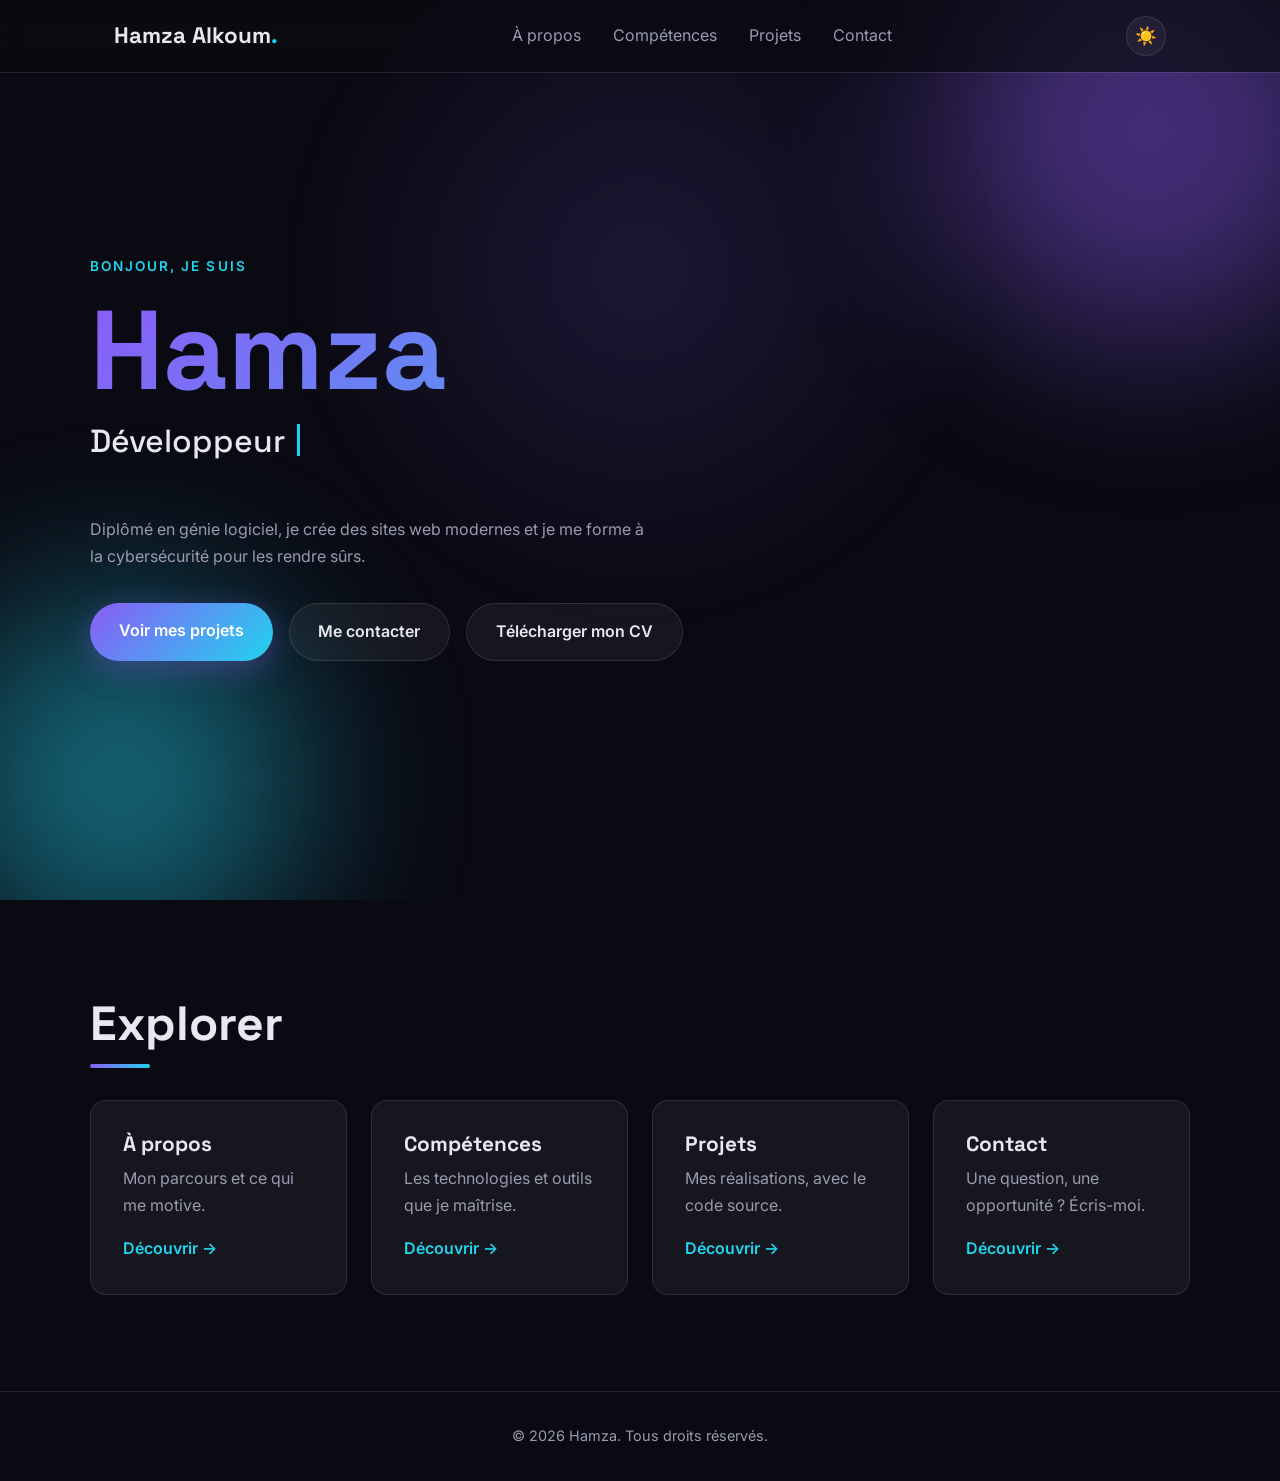
<file: index.html>
<!DOCTYPE html>
<html lang="fr">
<head>
  <meta charset="UTF-8">
  <meta name="viewport" content="width=device-width, initial-scale=1.0">
  <meta name="description" content="DESCRIPTION DE LA PAGE">
  <title>TITRE DE LA PAGE | Hamza</title>
  <link rel="preconnect" href="https://fonts.googleapis.com">
  <link rel="preconnect" href="https://fonts.gstatic.com" crossorigin>
  <link href="https://fonts.googleapis.com/css2?family=Inter:wght@400;500;600&family=Space+Grotesk:wght@500;700&display=swap" rel="stylesheet">
  <link rel="icon" type="image/svg+xml" href="assets/images/favicon.svg">
  <link rel="stylesheet" href="css/style.css">
</head>
<body>
  <div id="progress"></div>

  <header>
    <nav>
      <a href="index.html" class="logo">Hamza Alkoum<span>.</span></a>
      <ul id="menu">
        <li><a href="apropos.html">À propos</a></li>
        <li><a href="competences.html">Compétences</a></li>
        <li><a href="projets.html">Projets</a></li>
        <li><a href="contact.html">Contact</a></li>
      </ul>
      <div class="nav-actions">
        <button id="theme-toggle" aria-label="Changer de thème"></button>
        <button id="burger" aria-label="Ouvrir le menu" aria-expanded="false">
          <span></span><span></span><span></span>
        </button>
      </div>
    </nav>
  </header>

  <main>
    <section id="accueil">
      <p class="eyebrow">Bonjour, je suis</p>
      <h1>Hamza</h1>
      <h2><span id="typing"></span><span class="caret"></span></h2>
      <p>Diplômé en génie logiciel, je crée des sites web modernes et je me forme à la cybersécurité pour les rendre sûrs.</p>
      <div class="hero-buttons">
        <a href="projets.html" class="btn btn-primary">Voir mes projets</a>
        <a href="contact.html" class="btn btn-ghost">Me contacter</a>
        <a href="assets/cv/CV-Hamza.pdf" class="btn btn-ghost" download>Télécharger mon CV</a>
      </div>
    </section>
  
    <section id="explorer">
      <h2>Explorer</h2>
      <div class="explore">
        <a href="apropos.html" class="card-link">
          <h3>À propos</h3>
          <p>Mon parcours et ce qui me motive.</p>
          <span>Découvrir →</span>
        </a>
        <a href="competences.html" class="card-link">
          <h3>Compétences</h3>
          <p>Les technologies et outils que je maîtrise.</p>
          <span>Découvrir →</span>
        </a>
        <a href="projets.html" class="card-link">
          <h3>Projets</h3>
          <p>Mes réalisations, avec le code source.</p>
          <span>Découvrir →</span>
        </a>
        <a href="contact.html" class="card-link">
          <h3>Contact</h3>
          <p>Une question, une opportunité ? Écris-moi.</p>
          <span>Découvrir →</span>
        </a>
      </div>
    </section>
  </main>

  <footer>
    <p>&copy; 2026 Hamza. Tous droits réservés.</p>
  </footer>

  <script src="js/main.js"></script>
</body>
</html>
</file>
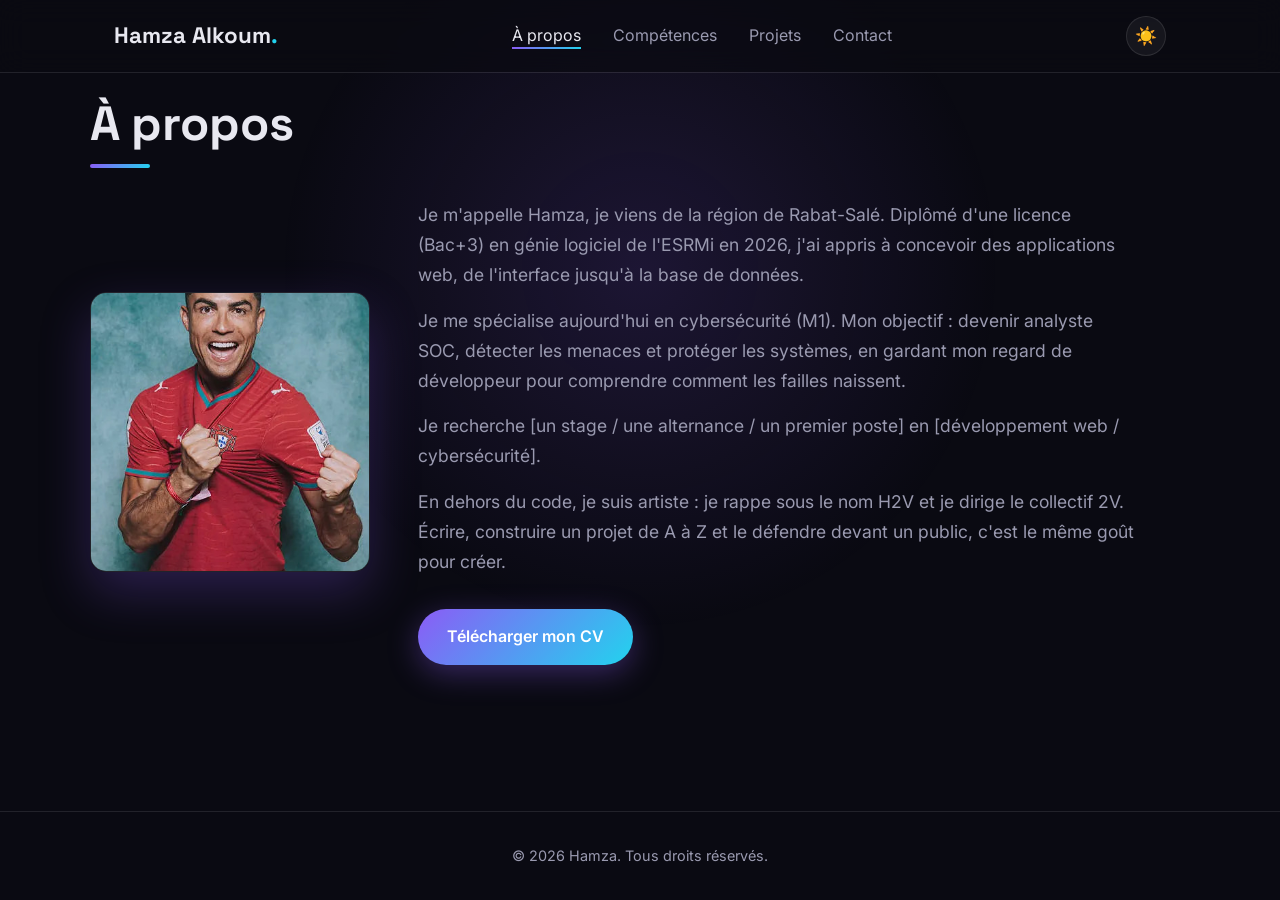
<file: apropos.html>
<!DOCTYPE html>
<html lang="fr">
<head>
  <meta charset="UTF-8">
  <meta name="viewport" content="width=device-width, initial-scale=1.0">
  <meta name="description" content="DESCRIPTION DE LA PAGE">
  <title>TITRE DE LA PAGE | Hamza</title>
  <link rel="preconnect" href="https://fonts.googleapis.com">
  <link rel="preconnect" href="https://fonts.gstatic.com" crossorigin>
  <link href="https://fonts.googleapis.com/css2?family=Inter:wght@400;500;600&family=Space+Grotesk:wght@500;700&display=swap" rel="stylesheet">
  <link rel="icon" type="image/svg+xml" href="assets/images/favicon.svg">
  <link rel="stylesheet" href="css/style.css">
</head>
<body>
  <div id="progress"></div>

  <header>
    <nav>
      <a href="index.html" class="logo">Hamza Alkoum<span>.</span></a>
      <ul id="menu">
        <li><a href="apropos.html">À propos</a></li>
        <li><a href="competences.html">Compétences</a></li>
        <li><a href="projets.html">Projets</a></li>
        <li><a href="contact.html">Contact</a></li>
      </ul>
      <div class="nav-actions">
        <button id="theme-toggle" aria-label="Changer de thème"></button>
        <button id="burger" aria-label="Ouvrir le menu" aria-expanded="false">
          <span></span><span></span><span></span>
        </button>
      </div>
    </nav>
  </header>

  <main>
    <section id="apropos">
      <h1 class="page-title">À propos</h1>  
      <div class="about">
        <img src="assets/images/hamza.jpg" alt="Portrait de Hamza" class="avatar" width="280" height="280">
      <div class="about-text">
      <p>Je m'appelle Hamza, je viens de la région de Rabat-Salé. Diplômé d'une licence (Bac+3) en génie logiciel de l'ESRMi en 2026, j'ai appris à concevoir des applications web, de l'interface jusqu'à la base de données.</p>
      <p>Je me spécialise aujourd'hui en cybersécurité (M1). Mon objectif : devenir analyste SOC, détecter les menaces et protéger les systèmes, en gardant mon regard de développeur pour comprendre comment les failles naissent.</p>
      <p>Je recherche [un stage / une alternance / un premier poste] en [développement web / cybersécurité].</p>
      <p>En dehors du code, je suis artiste : je rappe sous le nom H2V et je dirige le collectif 2V. Écrire, construire un projet de A à Z et le défendre devant un public, c'est le même goût pour créer.</p>
      <a href="assets/cv/CV-Hamza.pdf" class="btn btn-primary" download>Télécharger mon CV</a>
    </div>
  </div>
</section>
</main>

  <footer>
    <p>&copy; 2026 Hamza. Tous droits réservés.</p>
  </footer>

  <script src="js/main.js"></script>
</body>
</html>
</file>
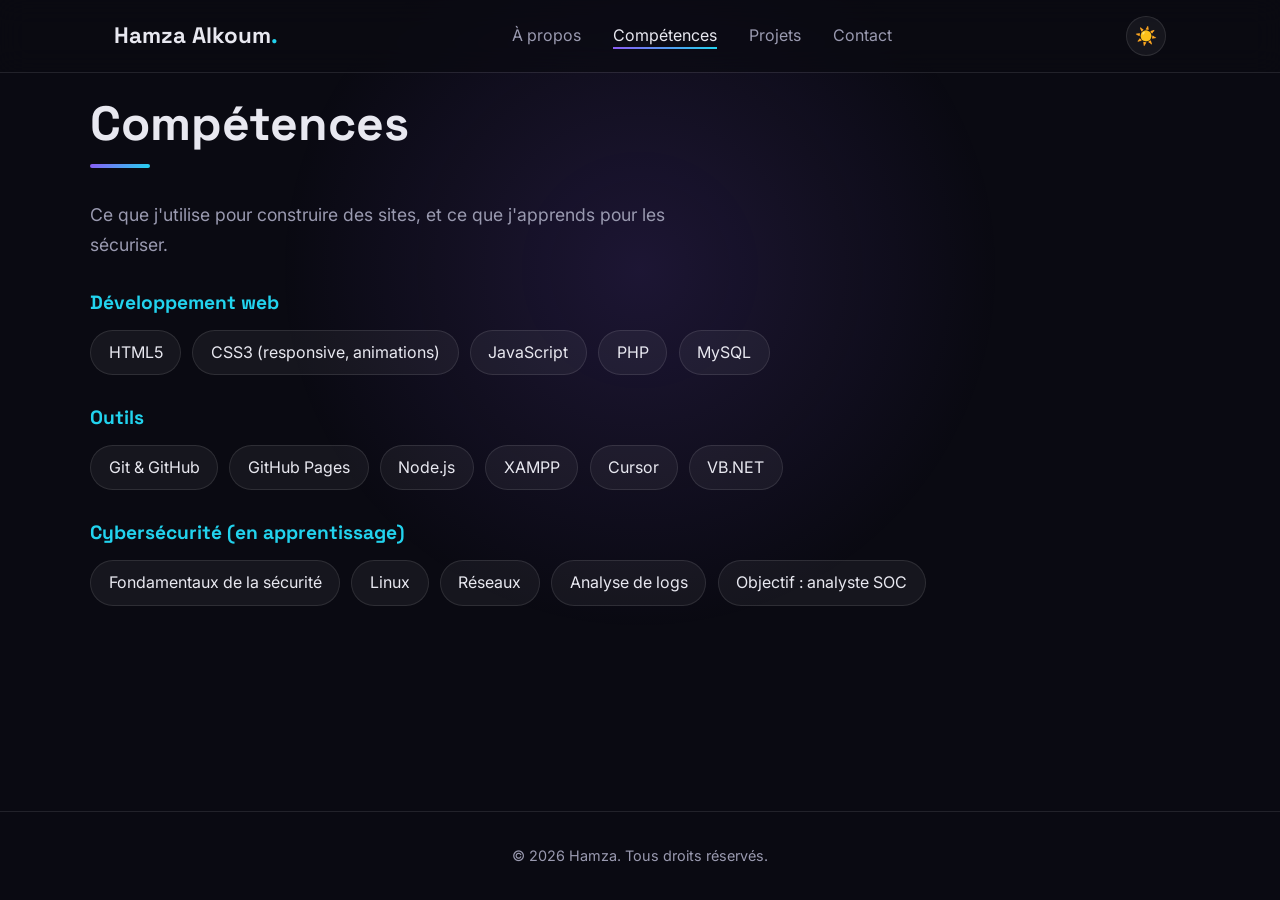
<file: competences.html>
<!DOCTYPE html>
<html lang="fr">
<head>
  <meta charset="UTF-8">
  <meta name="viewport" content="width=device-width, initial-scale=1.0">
  <meta name="description" content="DESCRIPTION DE LA PAGE">
  <title>TITRE DE LA PAGE | Hamza</title>
  <link rel="preconnect" href="https://fonts.googleapis.com">
  <link rel="preconnect" href="https://fonts.gstatic.com" crossorigin>
  <link href="https://fonts.googleapis.com/css2?family=Inter:wght@400;500;600&family=Space+Grotesk:wght@500;700&display=swap" rel="stylesheet">
  <link rel="icon" type="image/svg+xml" href="assets/images/favicon.svg">
  <link rel="stylesheet" href="css/style.css">
</head>
<body>
  <div id="progress"></div>

  <header>
    <nav>
      <a href="index.html" class="logo">Hamza Alkoum<span>.</span></a>
      <ul id="menu">
        <li><a href="apropos.html">À propos</a></li>
        <li><a href="competences.html">Compétences</a></li>
        <li><a href="projets.html">Projets</a></li>
        <li><a href="contact.html">Contact</a></li>
      </ul>
      <div class="nav-actions">
        <button id="theme-toggle" aria-label="Changer de thème"></button>
        <button id="burger" aria-label="Ouvrir le menu" aria-expanded="false">
          <span></span><span></span><span></span>
        </button>
      </div>
    </nav>
  </header>

  <main>
    <section id="competences">
      <h1 class="page-title">Compétences</h1>
      <p class="intro">Ce que j'utilise pour construire des sites, et ce que j'apprends pour les sécuriser.</p>
  
      <div class="skill-group">
        <h2>Développement web</h2>
        <ul>
          <li>HTML5</li>
          <li>CSS3 (responsive, animations)</li>
          <li>JavaScript</li>
          <li>PHP</li>
          <li>MySQL</li>
        </ul>
      </div>
  
      <div class="skill-group">
        <h2>Outils</h2>
        <ul>
          <li>Git &amp; GitHub</li>
          <li>GitHub Pages</li>
          <li>Node.js</li>
          <li>XAMPP</li>
          <li>Cursor</li>
          <li>VB.NET</li>
        </ul>
      </div>
  
      <div class="skill-group">
        <h2>Cybersécurité (en apprentissage)</h2>
        <ul>
          <li>Fondamentaux de la sécurité</li>
          <li>Linux</li>
          <li>Réseaux</li>
          <li>Analyse de logs</li>
          <li>Objectif : analyste SOC</li>
        </ul>
      </div>
    </section>
  </main>

  <footer>
    <p>&copy; 2026 Hamza. Tous droits réservés.</p>
  </footer>

  <script src="js/main.js"></script>
</body>
</html>
</file>
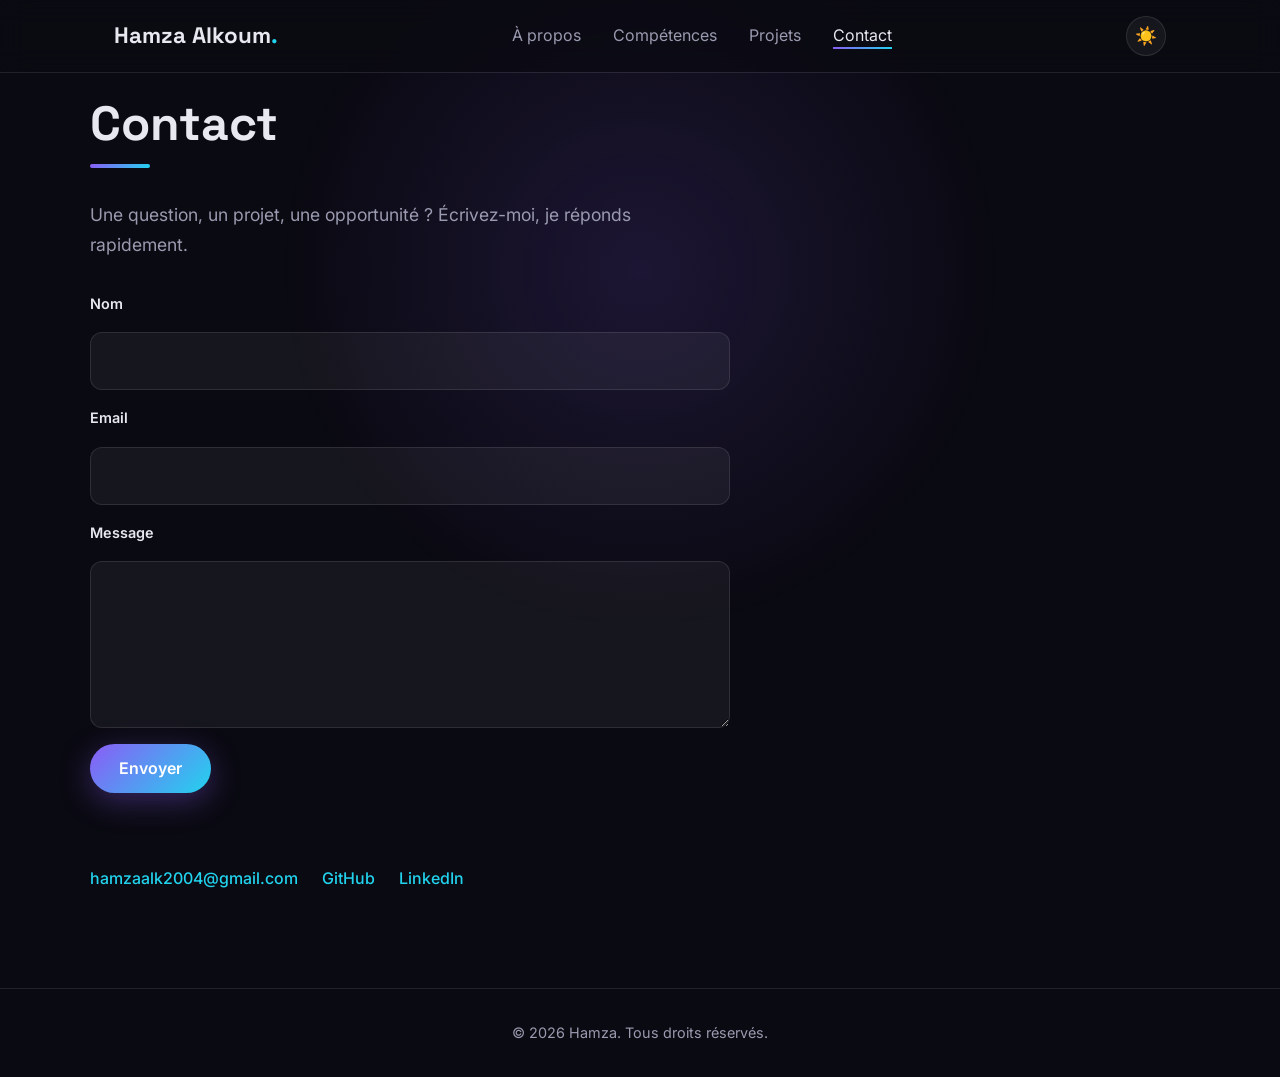
<file: contact.html>
<!DOCTYPE html>
<html lang="fr">
<head>
  <meta charset="UTF-8">
  <meta name="viewport" content="width=device-width, initial-scale=1.0">
  <meta name="description" content="DESCRIPTION DE LA PAGE">
  <title>TITRE DE LA PAGE | Hamza</title>
  <link rel="preconnect" href="https://fonts.googleapis.com">
  <link rel="preconnect" href="https://fonts.gstatic.com" crossorigin>
  <link href="https://fonts.googleapis.com/css2?family=Inter:wght@400;500;600&family=Space+Grotesk:wght@500;700&display=swap" rel="stylesheet">
  <link rel="icon" type="image/svg+xml" href="assets/images/favicon.svg">
  <link rel="stylesheet" href="css/style.css">
</head>
<body>
  <div id="progress"></div>

  <header>
    <nav>
      <a href="index.html" class="logo">Hamza Alkoum<span>.</span></a>
      <ul id="menu">
        <li><a href="apropos.html">À propos</a></li>
        <li><a href="competences.html">Compétences</a></li>
        <li><a href="projets.html">Projets</a></li>
        <li><a href="contact.html">Contact</a></li>
      </ul>
      <div class="nav-actions">
        <button id="theme-toggle" aria-label="Changer de thème"></button>
        <button id="burger" aria-label="Ouvrir le menu" aria-expanded="false">
          <span></span><span></span><span></span>
        </button>
      </div>
    </nav>
  </header>

  <main>
    <section id="contact">
      <h1 class="page-title">Contact</h1>
      <p class="intro">Une question, un projet, une opportunité ? Écrivez-moi, je réponds rapidement.</p>
  
      <form id="contact-form" action="https://formspree.io/f/mzerzarg" method="POST">
        <label for="nom">Nom</label>
        <input type="text" id="nom" name="nom" autocomplete="name" required>
  
        <label for="email">Email</label>
        <input type="email" id="email" name="email" autocomplete="email" required>
  
        <label for="message">Message</label>
        <textarea id="message" name="message" rows="5" required></textarea>
  
        <!-- Champ piège anti-spam : invisible pour les humains -->
        <input type="text" name="_gotcha" class="hp" tabindex="-1" autocomplete="off" aria-hidden="true">
  
        <button type="submit" class="btn btn-primary">Envoyer</button>
        <p id="form-status" class="form-status" role="status" aria-live="polite"></p>
      </form>
  
      <ul>
        <li><a href="mailto:ton@email.com">hamzaalk2004@gmail.com</a></li>
        <li><a href="https://github.com/hamzaalk2004-svg" target="_blank" rel="noopener">GitHub</a></li>
        <li><a href="https://www.linkedin.com/in/TON-PROFIL" target="_blank" rel="noopener">LinkedIn</a></li>
      </ul>
    </section>
  </main>

  <footer>
    <p>&copy; 2026 Hamza. Tous droits réservés.</p>
  </footer>

  <script src="js/main.js"></script>
</body>
</html>
</file>
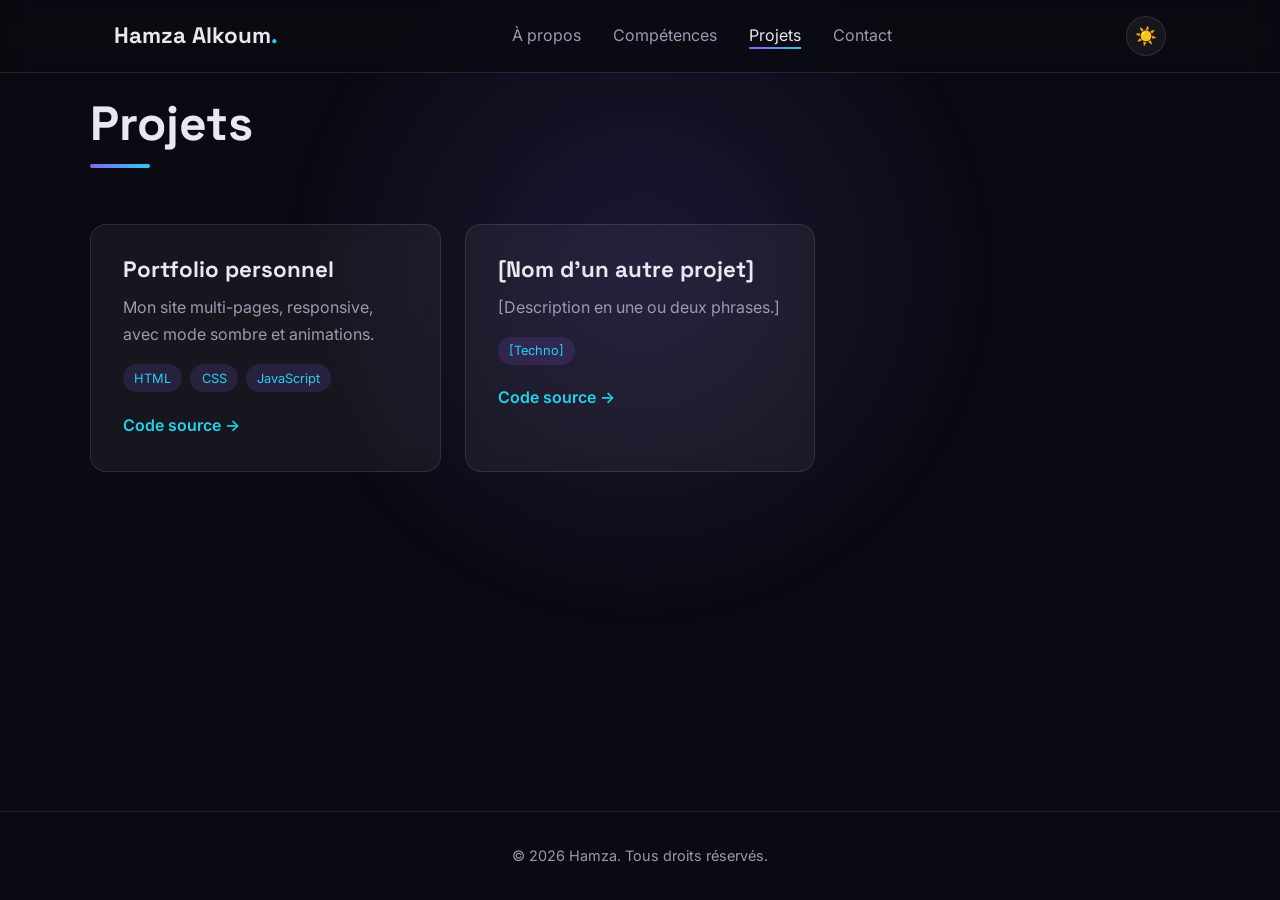
<file: projets.html>
<!DOCTYPE html>
<html lang="fr">
<head>
  <meta charset="UTF-8">
  <meta name="viewport" content="width=device-width, initial-scale=1.0">
  <meta name="description" content="DESCRIPTION DE LA PAGE">
  <title>TITRE DE LA PAGE | Hamza</title>
  <link rel="preconnect" href="https://fonts.googleapis.com">
  <link rel="preconnect" href="https://fonts.gstatic.com" crossorigin>
  <link href="https://fonts.googleapis.com/css2?family=Inter:wght@400;500;600&family=Space+Grotesk:wght@500;700&display=swap" rel="stylesheet">
  <link rel="icon" type="image/svg+xml" href="assets/images/favicon.svg">
  <link rel="stylesheet" href="css/style.css">
</head>
<body>
  <div id="progress"></div>

  <header>
    <nav>
      <a href="index.html" class="logo">Hamza Alkoum<span>.</span></a>
      <ul id="menu">
        <li><a href="apropos.html">À propos</a></li>
        <li><a href="competences.html">Compétences</a></li>
        <li><a href="projets.html">Projets</a></li>
        <li><a href="contact.html">Contact</a></li>
      </ul>
      <div class="nav-actions">
        <button id="theme-toggle" aria-label="Changer de thème"></button>
        <button id="burger" aria-label="Ouvrir le menu" aria-expanded="false">
          <span></span><span></span><span></span>
        </button>
      </div>
    </nav>
  </header>

  <main>
    <section id="projets">
      <h1 class="page-title">Projets</h1>
  
      <article>
        <h2>Portfolio personnel</h2>
        <p>Mon site multi-pages, responsive, avec mode sombre et animations.</p>
        <ul class="tags">
          <li>HTML</li>
          <li>CSS</li>
          <li>JavaScript</li>
        </ul>
        <a href="https://github.com/TON-PSEUDO/portfolio">Code source</a>
      </article>
  
      <article>
        <h2>[Nom d'un autre projet]</h2>
        <p>[Description en une ou deux phrases.]</p>
        <ul class="tags">
          <li>[Techno]</li>
        </ul>
        <a href="#">Code source</a>
      </article>
    </section>
  </main>

  <footer>
    <p>&copy; 2026 Hamza. Tous droits réservés.</p>
  </footer>

  <script src="js/main.js"></script>
</body>
</html>
</file>
<file: css/style.css>
/* ===== 1. Variables (couleurs, polices) ===== */
:root {
    --bg: #0a0a12;
    --bg-soft: #11111c;
    --card: rgba(255, 255, 255, 0.05);
    --border: rgba(255, 255, 255, 0.1);
    --text: #e8e8f0;
    --muted: #9a9ab0;
    --accent: #8b5cf6;
    --accent-2: #22d3ee;
    --gradient: linear-gradient(135deg, var(--accent), var(--accent-2));
    --radius: 16px;
    --font-title: 'Space Grotesk', system-ui, sans-serif;
    --font-body: 'Inter', system-ui, sans-serif;
  }
  
  [data-theme="light"] {
    --bg: #f6f7fb;
    --bg-soft: #ffffff;
    --card: rgba(255, 255, 255, 0.7);
    --border: rgba(20, 20, 40, 0.1);
    --text: #15151f;
    --muted: #5b5b70;
    --accent: #6d28d9;
    --accent-2: #0891b2;
  }
  
  /* ===== 2. Base ===== */
  *, *::before, *::after {
    box-sizing: border-box;
    margin: 0;
    padding: 0;
  }
  
  html {
    scroll-behavior: smooth;
    scroll-padding-top: 80px;
  }
  
  body {
    font-family: var(--font-body);
    background: var(--bg);
    color: var(--text);
    line-height: 1.7;
    transition: background 0.4s, color 0.4s;
    display: flex;
    flex-direction: column;
    min-height: 100svh;
    animation: pageIn 0.5s ease;
  }
  main { flex: 1; }

@keyframes pageIn {
  from { opacity: 0; }
  to { opacity: 1; }
}
  
  /* Lueur qui suit la souris */
  body::before {
    content: "";
    position: fixed;
    inset: 0;
    z-index: -1;
    pointer-events: none;
    background: radial-gradient(600px circle at var(--mx, 50%) var(--my, 30%),
                rgba(139, 92, 246, 0.15), transparent 60%);
  }
  
  a { color: inherit; text-decoration: none; }
  ul { list-style: none; }
  h1, h2, h3 { font-family: var(--font-title); line-height: 1.15; }
  
  /* Barre de progression */
  #progress {
    position: fixed;
    top: 0;
    left: 0;
    height: 3px;
    width: 0;
    background: var(--gradient);
    z-index: 200;
  }
  
  /* ===== 3. Navigation ===== */
  header {
    position: fixed;
    top: 0;
    left: 0;
    right: 0;
    z-index: 100;
    border-bottom: 1px solid var(--border);
  }
  
  /* Le flou est sur un pseudo-élément pour ne pas casser le menu mobile */
  header::before {
    content: "";
    position: absolute;
    inset: 0;
    z-index: -1;
    background: color-mix(in srgb, var(--bg) 70%, transparent);
    backdrop-filter: blur(14px);
    -webkit-backdrop-filter: blur(14px);
  }
  
  nav {
    max-width: 1100px;
    margin: 0 auto;
    padding: 1rem 1.5rem;
    display: flex;
    align-items: center;
    justify-content: space-between;
  }
  
  .logo {
    font-family: var(--font-title);
    font-weight: 700;
    font-size: 1.4rem;
  }
  .logo span { color: var(--accent-2); }
  
  /* Menu mobile : panneau qui glisse depuis la droite */
  nav ul {
    position: fixed;
    top: 0;
    right: -100%;
    height: 100vh;
    width: min(75%, 320px);
    background: var(--bg-soft);
    border-left: 1px solid var(--border);
    display: flex;
    flex-direction: column;
    justify-content: center;
    align-items: center;
    gap: 2rem;
    font-size: 1.2rem;
    transition: right 0.4s ease;
  }
  nav ul.open { right: 0; }
  
  nav ul a {
    position: relative;
    color: var(--muted);
    transition: color 0.3s;
  }
  nav ul a:hover { color: var(--text); }
  nav ul a::after {
    content: "";
    position: absolute;
    left: 0;
    bottom: -4px;
    height: 2px;
    width: 0;
    background: var(--gradient);
    transition: width 0.3s;
  }
  nav ul a:hover::after { width: 100%; }
  
  .nav-actions {
    display: flex;
    align-items: center;
    gap: 0.8rem;
    position: relative;
    z-index: 2;
  }
  
  #theme-toggle {
    width: 40px;
    height: 40px;
    border-radius: 50%;
    border: 1px solid var(--border);
    background: var(--card);
    cursor: pointer;
    font-size: 1.1rem;
    transition: transform 0.3s;
  }
  #theme-toggle:hover { transform: rotate(20deg) scale(1.1); }
  
  #burger {
    width: 40px;
    height: 40px;
    border: 0;
    background: none;
    cursor: pointer;
    display: flex;
    flex-direction: column;
    justify-content: center;
    align-items: center;
    gap: 6px;
  }
  #burger span {
    display: block;
    width: 24px;
    height: 2px;
    background: var(--text);
    transition: transform 0.3s, opacity 0.3s;
  }
  #burger.open span:nth-child(1) { transform: translateY(8px) rotate(45deg); }
  #burger.open span:nth-child(2) { opacity: 0; }
  #burger.open span:nth-child(3) { transform: translateY(-8px) rotate(-45deg); }
  
  /* ===== 4. Sections ===== */
  section {
    padding: 6rem max(1.5rem, calc((100% - 1100px) / 2));
  }
  
  main section > h2,
  .page-title {
    font-size: clamp(2rem, 5vw, 3rem);
    margin-bottom: 2rem;
  }
  main section > h2::after,
  .page-title::after {
    content: "";
    display: block;
    width: 60px;
    height: 4px;
    border-radius: 4px;
    background: var(--gradient);
    margin-top: 0.8rem;
  }
  
  /* ===== 5. Accueil (hero) ===== */
  #accueil {
    min-height: 100svh;
    padding-top: 7rem;
    display: flex;
    flex-direction: column;
    justify-content: center;
    position: relative;
    overflow: hidden;
    isolation: isolate;
  }
  
  /* Deux grosses taches de couleur qui flottent */
  #accueil::before,
  #accueil::after {
    content: "";
    position: absolute;
    border-radius: 50%;
    filter: blur(90px);
    opacity: 0.45;
    z-index: -1;
    animation: float 12s ease-in-out infinite;
  }
  #accueil::before {
    width: 420px;
    height: 420px;
    background: var(--accent);
    top: -80px;
    right: -80px;
  }
  #accueil::after {
    width: 360px;
    height: 360px;
    background: var(--accent-2);
    bottom: -60px;
    left: -60px;
    animation-delay: -6s;
  }
  
  @keyframes float {
    0%, 100% { transform: translate(0, 0) scale(1); }
    50% { transform: translate(40px, -30px) scale(1.15); }
  }
  
  .eyebrow {
    color: var(--accent-2);
    font-weight: 600;
    letter-spacing: 0.15em;
    text-transform: uppercase;
    font-size: 0.85rem;
  }
  
  #accueil h1 {
    font-size: clamp(3rem, 12vw, 7rem);
    background: var(--gradient);
    -webkit-background-clip: text;
    background-clip: text;
    color: transparent;
    margin: 0.5rem 0;
  }
  
  #accueil h2 {
    font-size: clamp(1.3rem, 4vw, 2rem);
    font-weight: 500;
    min-height: 1.3em;
  }
  #accueil h2::after { display: none; }
  
  #accueil p:not(.eyebrow) {
    max-width: 560px;
    color: var(--muted);
    margin: 1.2rem 0 2rem;
  }
  
  .caret {
    display: inline-block;
    width: 3px;
    height: 1em;
    background: var(--accent-2);
    margin-left: 4px;
    vertical-align: -0.1em;
    animation: blink 1s steps(1) infinite;
  }
  @keyframes blink { 50% { opacity: 0; } }
  
  .hero-buttons {
    display: flex;
    flex-wrap: wrap;
    gap: 1rem;
  }
  
  /* ===== 6. Boutons ===== */
  .btn {
    display: inline-block;
    padding: 0.9rem 1.8rem;
    border-radius: 999px;
    font-weight: 600;
    font-family: inherit;
    font-size: 1rem;
    cursor: pointer;
    transition: transform 0.3s, box-shadow 0.3s, border-color 0.3s;
  }
  .btn-primary {
    background: var(--gradient);
    color: #fff;
    border: 0;
    box-shadow: 0 8px 30px rgba(139, 92, 246, 0.35);
  }
  .btn-primary:hover {
    transform: translateY(-3px);
    box-shadow: 0 12px 40px rgba(139, 92, 246, 0.5);
  }
  .btn-ghost {
    border: 1px solid var(--border);
    background: var(--card);
  }
  .btn-ghost:hover {
    transform: translateY(-3px);
    border-color: var(--accent);
  }
  
  /* ===== 7. À propos ===== */
  #apropos p {
    max-width: 720px;
    color: var(--muted);
    font-size: 1.1rem;
    margin-bottom: 1rem;
  }
  
  /* ===== 8. Compétences ===== */
  .skill-group h2 {
    margin: 2rem 0 1rem;
    font-size: 1.2rem;
    color: var(--accent-2);
  }
  #competences ul {
    display: flex;
    flex-wrap: wrap;
    gap: 0.7rem;
  }
  #competences li {
    padding: 0.5rem 1.1rem;
    border-radius: 999px;
    background: var(--card);
    border: 1px solid var(--border);
    transition: transform 0.3s, border-color 0.3s, box-shadow 0.3s;
  }
  #competences li:hover {
    transform: translateY(-4px);
    border-color: var(--accent);
    box-shadow: 0 8px 24px rgba(139, 92, 246, 0.25);
  }
  
  /* ===== 9. Projets ===== */
  #projets {
    display: grid;
    grid-template-columns: repeat(auto-fit, minmax(280px, 1fr));
    gap: 1.5rem;
  }
  #projets > .page-title { grid-column: 1 / -1; }
  
  article {
    padding: 2rem;
    border-radius: var(--radius);
    background: var(--card);
    border: 1px solid var(--border);
    backdrop-filter: blur(10px);
    -webkit-backdrop-filter: blur(10px);
    transition: transform 0.2s ease, border-color 0.3s, box-shadow 0.3s;
  }
  article:hover {
    border-color: var(--accent);
    box-shadow: 0 20px 50px rgba(139, 92, 246, 0.2);
  }
  article h2 { font-size: 1.4rem; margin-bottom: 0.7rem; }
  article p { color: var(--muted); margin-bottom: 1rem; }
  article a { color: var(--accent-2); font-weight: 600; }
  article a::after { content: " →"; transition: margin 0.3s; }
  article a:hover::after { margin-left: 6px; }
  
  .tags {
    display: flex;
    flex-wrap: wrap;
    gap: 0.5rem;
    margin-bottom: 1.2rem;
  }
  .tags li {
    font-size: 0.8rem;
    padding: 0.2rem 0.7rem;
    border-radius: 999px;
    background: rgba(139, 92, 246, 0.15);
    color: var(--accent-2);
  }
  
  /* ===== 10. Contact ===== */
  #contact form {
    display: grid;
    gap: 1rem;
    max-width: 640px;
    margin: 2rem 0;
  }
  label { font-weight: 600; font-size: 0.9rem; }
  input, textarea {
    width: 100%;
    padding: 0.9rem 1rem;
    border-radius: 12px;
    border: 1px solid var(--border);
    background: var(--card);
    color: var(--text);
    font: inherit;
    transition: border-color 0.3s, box-shadow 0.3s;
  }
  input:focus, textarea:focus {
    outline: none;
    border-color: var(--accent);
    box-shadow: 0 0 0 4px rgba(139, 92, 246, 0.2);
  }
  #contact form .btn { justify-self: start; }
  #contact > ul {
    display: flex;
    flex-wrap: wrap;
    gap: 1.5rem;
  }
  #contact > ul a { color: var(--accent-2); font-weight: 500; }
  #contact > ul a:hover { text-decoration: underline; }
  
  /* ===== 11. Footer ===== */
  footer {
    text-align: center;
    padding: 2rem 1.5rem;
    color: var(--muted);
    border-top: 1px solid var(--border);
    font-size: 0.9rem;
  }
  
  /* ===== 12. Animation d'apparition au scroll ===== */
  .reveal {
    opacity: 0;
    transform: translateY(40px);
    transition: opacity 0.8s ease, transform 0.8s ease;
  }
  .reveal.visible {
    opacity: 1;
    transform: none;
  }
  /* ===== Page active dans le menu ===== */
nav ul a.active { color: var(--text); }
nav ul a.active::after { width: 100%; }

/* ===== Cartes de navigation de l'accueil ===== */
.explore {
  display: grid;
  grid-template-columns: repeat(auto-fit, minmax(220px, 1fr));
  gap: 1.5rem;
}
.card-link {
  display: block;
  padding: 2rem;
  border-radius: var(--radius);
  background: var(--card);
  border: 1px solid var(--border);
  transition: transform 0.3s, border-color 0.3s, box-shadow 0.3s;
}
.card-link:hover {
  transform: translateY(-6px);
  border-color: var(--accent);
  box-shadow: 0 20px 50px rgba(139, 92, 246, 0.2);
}
.card-link h3 { font-size: 1.3rem; margin-bottom: 0.5rem; }
.card-link p { color: var(--muted); margin-bottom: 1rem; }
.card-link span { color: var(--accent-2); font-weight: 600; }
  /* ===== 13. Responsive : à partir de 768px (tablette / PC) ===== */
  @media (min-width: 768px) {
    #burger { display: none; }
  
    nav ul {
      position: static;
      height: auto;
      width: auto;
      background: none;
      border: 0;
      flex-direction: row;
      gap: 2rem;
      font-size: 1rem;
    }
  }
  
  /* Respect des personnes qui désactivent les animations */
  @media (prefers-reduced-motion: reduce) {
    *, *::before, *::after {
      animation: none !important;
      transition: none !important;
    }
    html { scroll-behavior: auto; }
  }
  .intro {
    max-width: 640px;
    color: var(--muted);
    font-size: 1.1rem;
    margin-bottom: 1rem;
  }
  /* ===== Formulaire de contact ===== */
.hp {
  position: absolute;
  left: -9999px;
}

.form-status {
  min-height: 1.5em;
  font-weight: 500;
}
.form-status.success { color: #22c55e; }
.form-status.error { color: #ef4444; }

#contact form .btn:disabled {
  opacity: 0.6;
  cursor: wait;
}
/* ===== Page À propos ===== */
.about {
  display: grid;
  gap: 2rem;
  align-items: center;
}

.avatar {
  width: min(100%, 280px);
  aspect-ratio: 1;
  object-fit: cover;
  border-radius: var(--radius);
  border: 1px solid var(--border);
  box-shadow: 0 20px 50px rgba(139, 92, 246, 0.25);
}

.about-text .btn { margin-top: 1rem; }

@media (min-width: 768px) {
  .about {
    grid-template-columns: 280px 1fr;
    gap: 3rem;
  }
}
</file>
